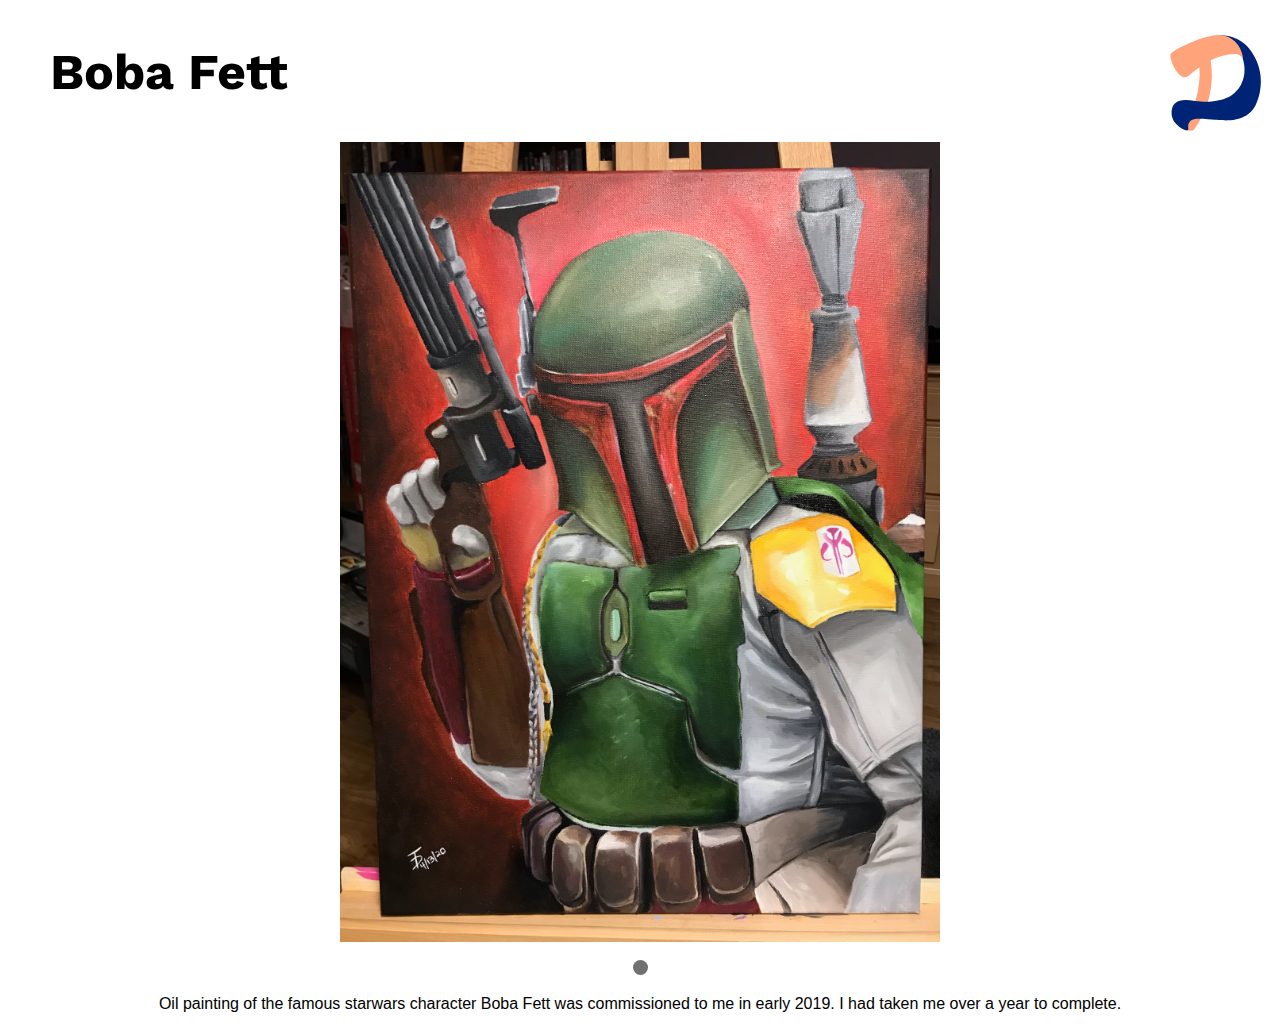
<file: images/4/project_4.html>
<!DOCTYPE html>
<!--[if lt IE 7]>      <html class="no-js lt-ie9 lt-ie8 lt-ie7"> <![endif]-->
<!--[if IE 7]>         <html class="no-js lt-ie9 lt-ie8"> <![endif]-->
<!--[if IE 8]>         <html class="no-js lt-ie9"> <![endif]-->
<!--[if gt IE 8]><!--> <html class="no-js"> <!--<![endif]-->
    <head>
        <link rel="icon" href="/images/LOGO.svg" type="svg">
        <meta charset="utf-8">
        <meta http-equiv="X-UA-Compatible" content="IE=edge">
        <title>Taylor Pinheiro's Portfolio</title>
        <meta name="description" content="">
        <meta name="viewport" content="width=device-width, initial-scale=1">
        <link rel="stylesheet" href="/slider.css">
        <link href="https://fonts.googleapis.com/css?family=Work+Sans:500" rel="stylesheet">
    
        <div class="icon">
          <a href="/portfolio-site-master/index.html">
          <img class="iconimage" src="/images/LOGO.svg"> 
        </a>
      </div>
      </head>
    <body>
        <h2>Boba Fett</h2>
        <div class="slideshow-container">

            <div class="mySlides fade">
              <img src="/images/4/Boba.jpeg" width="60%">
            </div>
            
            <!-- <div class="mySlides fade">
              <img src="/images/wallpaper/2.png" width="400px">
            </div>
            
            <div class="mySlides fade">
             <img src="/images/wallpaper/3.png" width="400px" >
            </div> -->
            
            <a class="prev" onclick="plusSlides(-1)">&#10094;</a>
            <a class="next" onclick="plusSlides(1)">&#10095;</a>
            
            </div>
            <br>
            
            <div style="text-align:center">
              <span class="dot" onclick="currentSlide(1)"></span> 
            </div>
        
        <script src="" async defer></script>
        <script>
            var slideIndex = 1;
            showSlides(slideIndex);
            
            function plusSlides(n) {
              showSlides(slideIndex += n);
            }
            
            function currentSlide(n) {
              showSlides(slideIndex = n);
            }
            
            function showSlides(n) {
              var i;
              var slides = document.getElementsByClassName("mySlides");
              var dots = document.getElementsByClassName("dot");
              if (n > slides.length) {slideIndex = 1}    
              if (n < 1) {slideIndex = slides.length}
              for (i = 0; i < slides.length; i++) {
                  slides[i].style.display = "none";  
              }
              for (i = 0; i < dots.length; i++) {
                  dots[i].className = dots[i].className.replace(" active", "");
              }
              slides[slideIndex-1].style.display = "block";  
              dots[slideIndex-1].className += " active";
            }
            </script>
            <p>Oil painting of the famous starwars character Boba Fett was commissioned to me in early 2019. 
              I had taken me over a year to complete. 
            </p>
    </body>
</html>
</file>
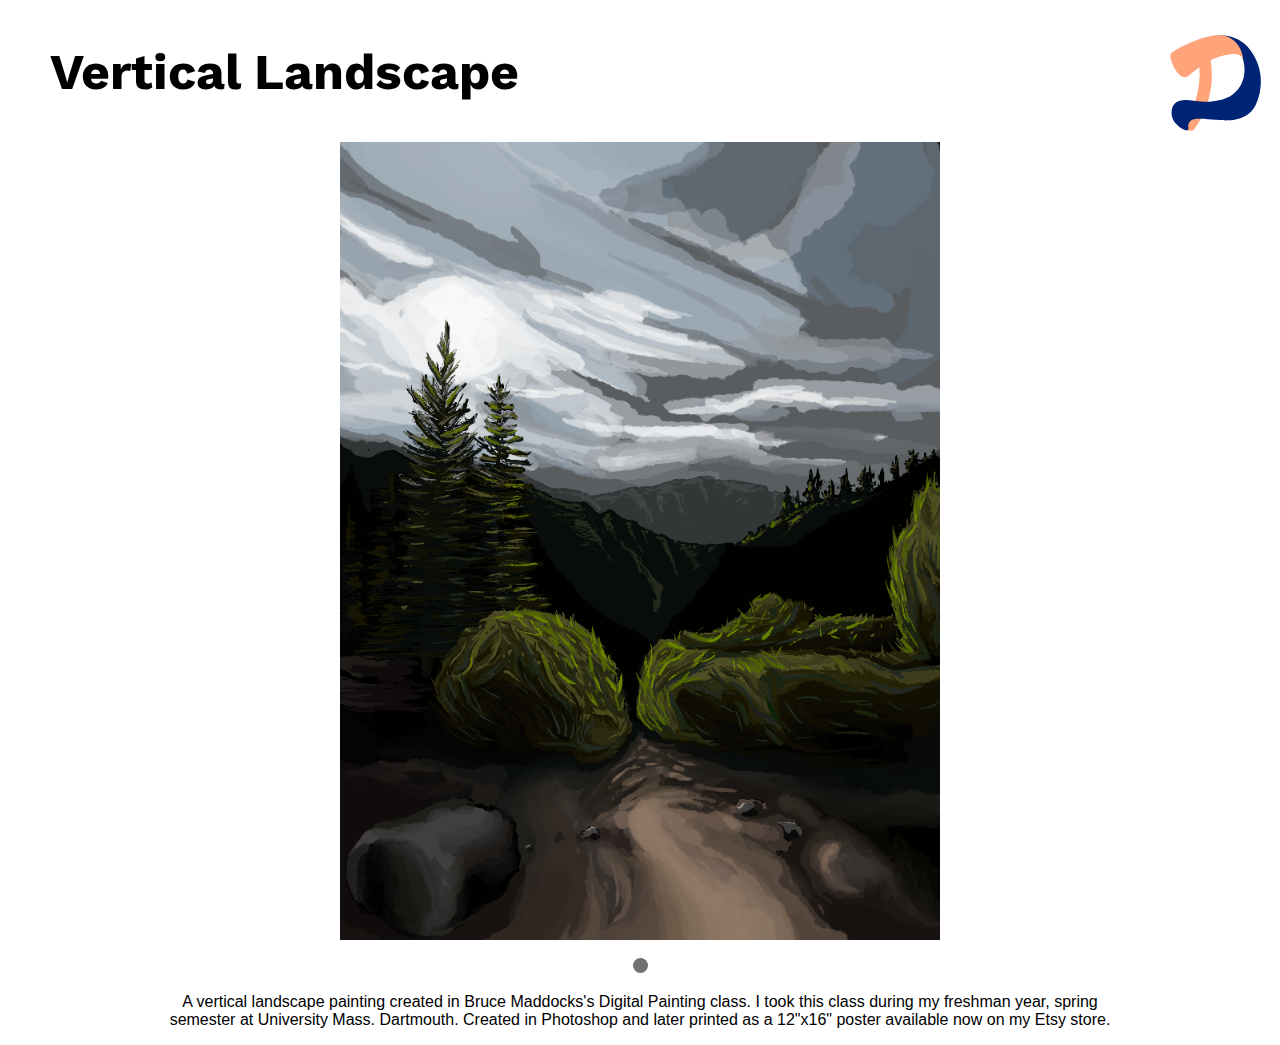
<file: images/5/project_5.html>
<!DOCTYPE html>
<!--[if lt IE 7]>      <html class="no-js lt-ie9 lt-ie8 lt-ie7"> <![endif]-->
<!--[if IE 7]>         <html class="no-js lt-ie9 lt-ie8"> <![endif]-->
<!--[if IE 8]>         <html class="no-js lt-ie9"> <![endif]-->
<!--[if gt IE 8]><!--> <html class="no-js"> <!--<![endif]-->
    <head>
        <link rel="icon" href="/images/LOGO.svg" type="svg">
        <meta charset="utf-8">
        <meta http-equiv="X-UA-Compatible" content="IE=edge">
        <title>Taylor Pinheiro's Portfolio</title>
        <meta name="description" content="">
        <meta name="viewport" content="width=device-width, initial-scale=1">
        <link rel="stylesheet" href="/slider.css">
        <link href="https://fonts.googleapis.com/css?family=Work+Sans:500" rel="stylesheet">
    
        <div class="icon">
          <a href="/index.html">
          <img class="iconimage" src="/images/LOGO.svg"> 
        </a>
      </div>
      </head>
    <body>
        <h2>Vertical Landscape</h2>
        <div class="slideshow-container">

            <div class="mySlides fade">
              <img src="/images/5/Land.png" width="60%">
            </div>
            
            <!-- <div class="mySlides fade">
              <img src="/images/wallpaper/2.png" width="400px">
            </div>
            
            <div class="mySlides fade">
             <img src="/images/wallpaper/3.png" width="400px" >
            </div>
             -->
            <a class="prev" onclick="plusSlides(-1)">&#10094;</a>
            <a class="next" onclick="plusSlides(1)">&#10095;</a>
            
            </div>
            <br>
            
            <div style="text-align:center">
              <span class="dot" onclick="currentSlide(1)"></span> 

            </div>
        
        <script src="" async defer></script>
        <script>
            var slideIndex = 1;
            showSlides(slideIndex);
            
            function plusSlides(n) {
              showSlides(slideIndex += n);
            }
            
            function currentSlide(n) {
              showSlides(slideIndex = n);
            }
            
            function showSlides(n) {
              var i;
              var slides = document.getElementsByClassName("mySlides");
              var dots = document.getElementsByClassName("dot");
              if (n > slides.length) {slideIndex = 1}    
              if (n < 1) {slideIndex = slides.length}
              for (i = 0; i < slides.length; i++) {
                  slides[i].style.display = "none";  
              }
              for (i = 0; i < dots.length; i++) {
                  dots[i].className = dots[i].className.replace(" active", "");
              }
              slides[slideIndex-1].style.display = "block";  
              dots[slideIndex-1].className += " active";
            }
            </script>
            <p>A vertical landscape painting created in Bruce Maddocks's Digital Painting class. 
              I took this class during my freshman year, spring semester at University Mass. Dartmouth.  
              Created in Photoshop and later printed as a 12"x16" poster available now on my Etsy store. 
            </p>
    </body>
</html>
</file>
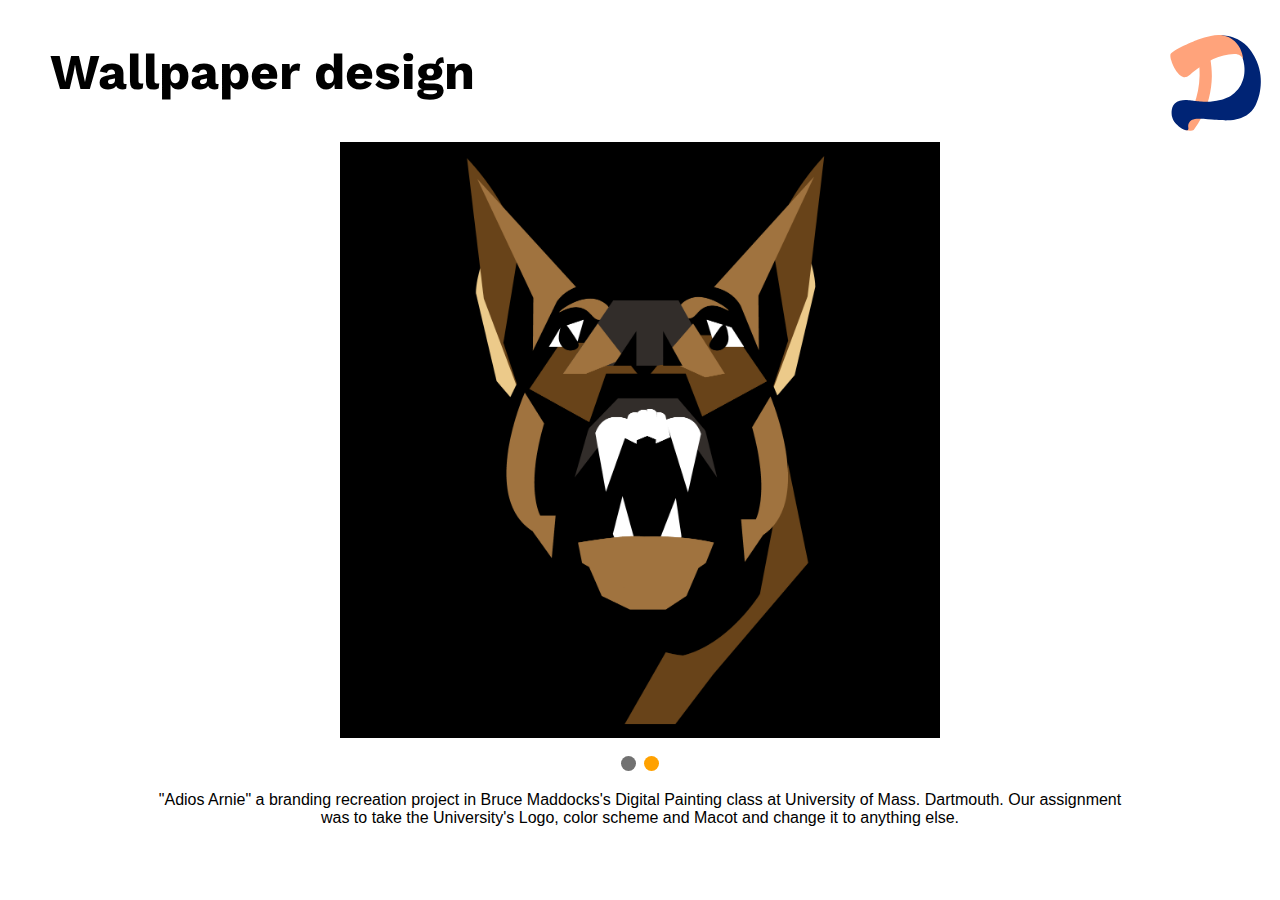
<file: images/6/project_6.html>
<!DOCTYPE html>
<!--[if lt IE 7]>      <html class="no-js lt-ie9 lt-ie8 lt-ie7"> <![endif]-->
<!--[if IE 7]>         <html class="no-js lt-ie9 lt-ie8"> <![endif]-->
<!--[if IE 8]>         <html class="no-js lt-ie9"> <![endif]-->
<!--[if gt IE 8]><!--> <html class="no-js"> <!--<![endif]-->
    <head>
        <link rel="icon" href="/images/LOGO.svg" type="svg">
        <meta charset="utf-8">
        <meta http-equiv="X-UA-Compatible" content="IE=edge">
        <title>Taylor Pinheiro's Portfolio</title>
        <meta name="description" content="">
        <meta name="viewport" content="width=device-width, initial-scale=1">
        <link rel="stylesheet" href="/slider.css">
        <link href="https://fonts.googleapis.com/css?family=Work+Sans:500" rel="stylesheet">
    
        <div class="icon">
          <a href="/index.html">
          <img class="iconimage" src="/images/LOGO.svg"> 
        </a>
      </div>
      </head>
    <body>
        <h2> Wallpaper design</h2>
        <div class="slideshow-container">

            <div class="mySlides fade">
              <img src="/images/6/Dog.png" width="60%">
            </div>
            
            <div class="mySlides fade">
              <img src="/images/6/Dogz.png" width="100%">
            </div>
            
            <!-- <div class="mySlides fade">
             <img src="/images/wallpaper/3.png" width="400px" >
            </div> -->
            
            <a class="prev" onclick="plusSlides(-1)">&#10094;</a>
            <a class="next" onclick="plusSlides(1)">&#10095;</a>
            
            </div>
            <br>
            
            <div style="text-align:center">
              <span class="dot" onclick="currentSlide(1)"></span> 
              <span class="dot" onclick="currentSlide(2)"></span> 
            </div>
        
        <script src="" async defer></script>
        <script>
            var slideIndex = 1;
            showSlides(slideIndex);
            
            function plusSlides(n) {
              showSlides(slideIndex += n);
            }
            
            function currentSlide(n) {
              showSlides(slideIndex = n);
            }
            
            function showSlides(n) {
              var i;
              var slides = document.getElementsByClassName("mySlides");
              var dots = document.getElementsByClassName("dot");
              if (n > slides.length) {slideIndex = 1}    
              if (n < 1) {slideIndex = slides.length}
              for (i = 0; i < slides.length; i++) {
                  slides[i].style.display = "none";  
              }
              for (i = 0; i < dots.length; i++) {
                  dots[i].className = dots[i].className.replace(" active", "");
              }
              slides[slideIndex-1].style.display = "block";  
              dots[slideIndex-1].className += " active";
            }
            </script>
            <p>"Adios Arnie" a branding recreation project in Bruce Maddocks's Digital Painting class at University of Mass. Dartmouth. 
              Our assignment was to take the University's Logo, color scheme and Macot and change it to anything else. 
            </p>
    </body>
</html>
</file>
<file: slider.css>
* {box-sizing: border-box}
p{
  text-align: center;
  margin-left: 12%;
  margin-right: 12%;
}

body {font-family: Verdana, sans-serif; margin:0}

img {
    display: block;
    margin-left: auto;
    margin-right: auto;
  }

/* Slideshow container */
.slideshow-container {
  max-width: 1000px;
  position: relative;
  margin: auto;
}

.iconimage{
  width: 10%;
  float: right;
  margin-top: -2%;
}

/* Next & previous buttons */
.prev, .next {
  cursor: pointer;
  position: absolute;
  top: 50%;
  width: auto;
  padding: 16px;
  margin-top: -22px;
  color: white;
  font-weight: bold;
  font-size: 18px;
  transition: 0.6s ease;
  border-radius: 0 3px 3px 0;
  user-select: none;
}

/* Position the "next button" to the right */
.next {
  right: 0;
  border-radius: 3px 0 0 3px;
}

/* On hover, add a black background color with a little bit see-through */
.prev:hover, .next:hover {
  background-color: rgba(0,0,0,0.8);
}





/* The dots/bullets/indicators */
.dot {
  cursor: pointer;
  height: 15px;
  width: 15px;
  margin: 0 2px;
  background-color: #FFA100;
  border-radius: 50%;
  display: inline-block;
  transition: background-color 0.6s ease;
}

.active, .dot:hover {
  background-color: #717171;
}

/* Fading animation */
.fade {
  -webkit-animation-name: fade;
  -webkit-animation-duration: 1.5s;
  animation-name: fade;
  animation-duration: 1.5s;
}

@-webkit-keyframes fade {
  from {opacity: .4} 
  to {opacity: 1}
}

@keyframes fade {
  from {opacity: .4} 
  to {opacity: 1}
}

/* On smaller screens, decrease text size */
@media only screen and (max-width: 300px) {
  .prev, .next,.text {font-size: 11px}
}

h2{position: relative;
    left: 50px;
    font-family: 'Work Sans', sans-serif;
    font-size: 50px
}
</file>
